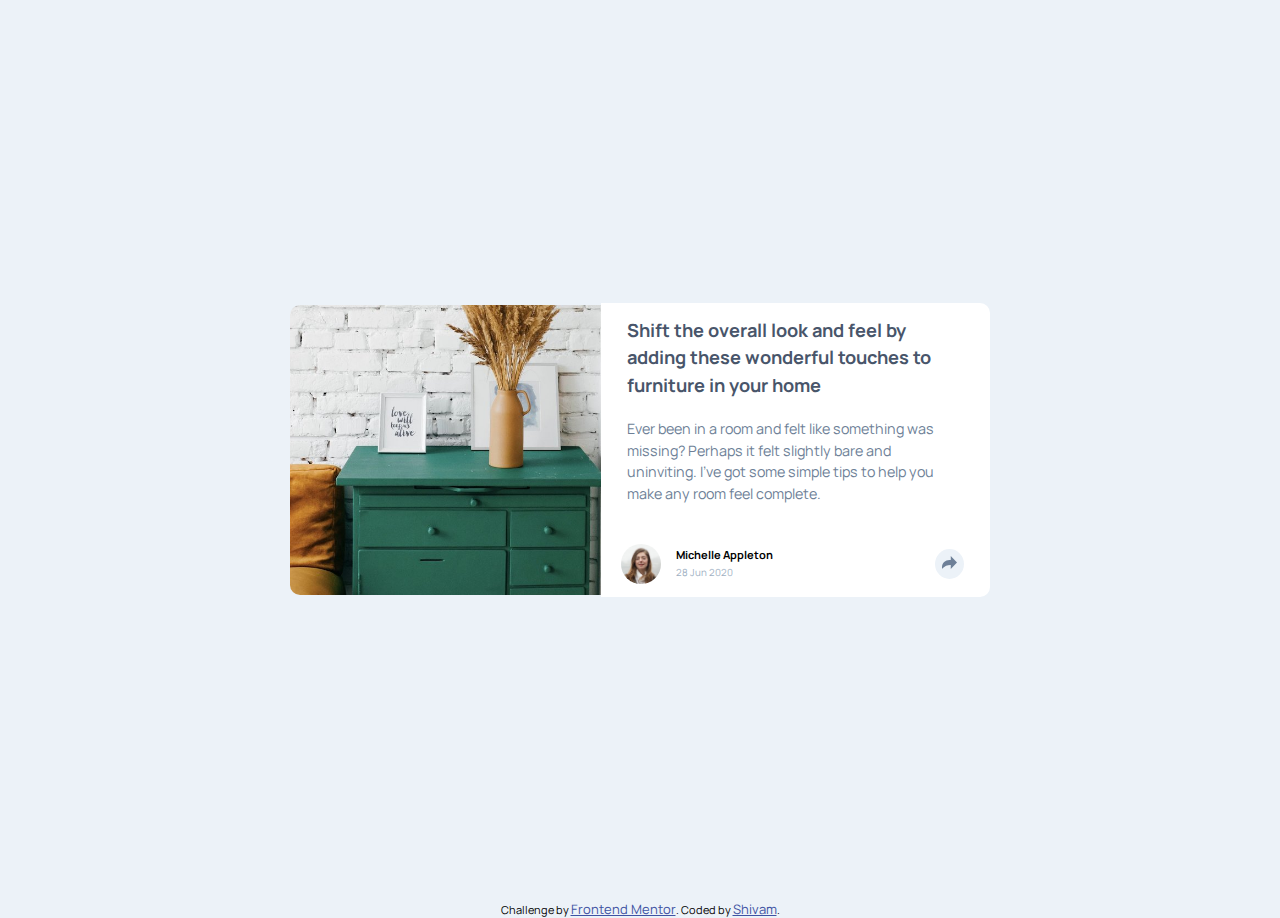
<file: article-preview-component-master/index.html>
<!DOCTYPE html>
<html lang="en">

<head>
  <meta charset="UTF-8">
  <meta name="viewport" content="width=device-width, initial-scale=1.0">
  <!-- displays site properly based on user's device -->

  <link rel="icon" type="image/png" sizes="32x32" href="./images/favicon-32x32.png">

  <title>Frontend Mentor | Article preview component</title>

  <!-- custom-style -->
  <link rel="stylesheet" href="./src/style/style.css">
  <!-- Feel free to remove these styles or customise in your own stylesheet 👍 -->
  <style>
    .attribution {
      font-size: 11px;
      text-align: center;
    }

    .attribution a {
      color: hsl(228, 45%, 44%);
    }
  </style>
</head>

<body>
  <div class="card__body">
    <div class="card__component">
      <div class="card__component-image">
        <img src="./images/drawers.jpg" alt="">
      </div>
      <!-- =========== -->
      <section class="card__component-content">
        <div class="content">
          <h1>
            Shift the overall look and feel by adding these wonderful touches to furniture in your home
          </h1>
          <p>
            Ever been in a room and felt like something was missing? Perhaps it felt slightly bare and uninviting. I’ve
            got some simple tips to help you make any room feel complete.
          </p>
        </div>
        <div class="about">
          <div class="about__avtar">
            <img src="./images/avatar-michelle.jpg" alt="avtar" class="avtar-img">
            <span>
              <p>
                Michelle Appleton
              </p>
              <small>
                28 Jun 2020
              </small>
            </span>
          </div>
          <div class="about__share-icon">
            <!-- <img src="./images/icon-share.svg" alt="" class="share-icon"> -->
            <svg xmlns="http://www.w3.org/2000/svg" width="15" height="13">
              <path fill="#6E8098"
                d="M15 6.495L8.766.014V3.88H7.441C3.33 3.88 0 7.039 0 10.936v2.049l.589-.612C2.59 10.294 5.422 9.11 8.39 9.11h.375v3.867L15 6.495z" />
              </svg>
          </div>
          <div class="about__social">
            <p>Share</p>
            <span>
              <img src="./images/icon-facebook.svg" alt="">
              <img src="./images/icon-twitter.svg" alt="">
              <img src="./images/icon-pinterest.svg" alt="">
            </span>
          </div>
        </div>
      </section>
    </div>
    <div class="attribution">
      Challenge by <a href="https://www.frontendmentor.io?ref=challenge" target="_blank">Frontend Mentor</a>.
      Coded by <a href="#">Shivam</a>.
    </div>
  </div>

  <script src="./src/js/script.js"></script>
</body>

</html>
</file>
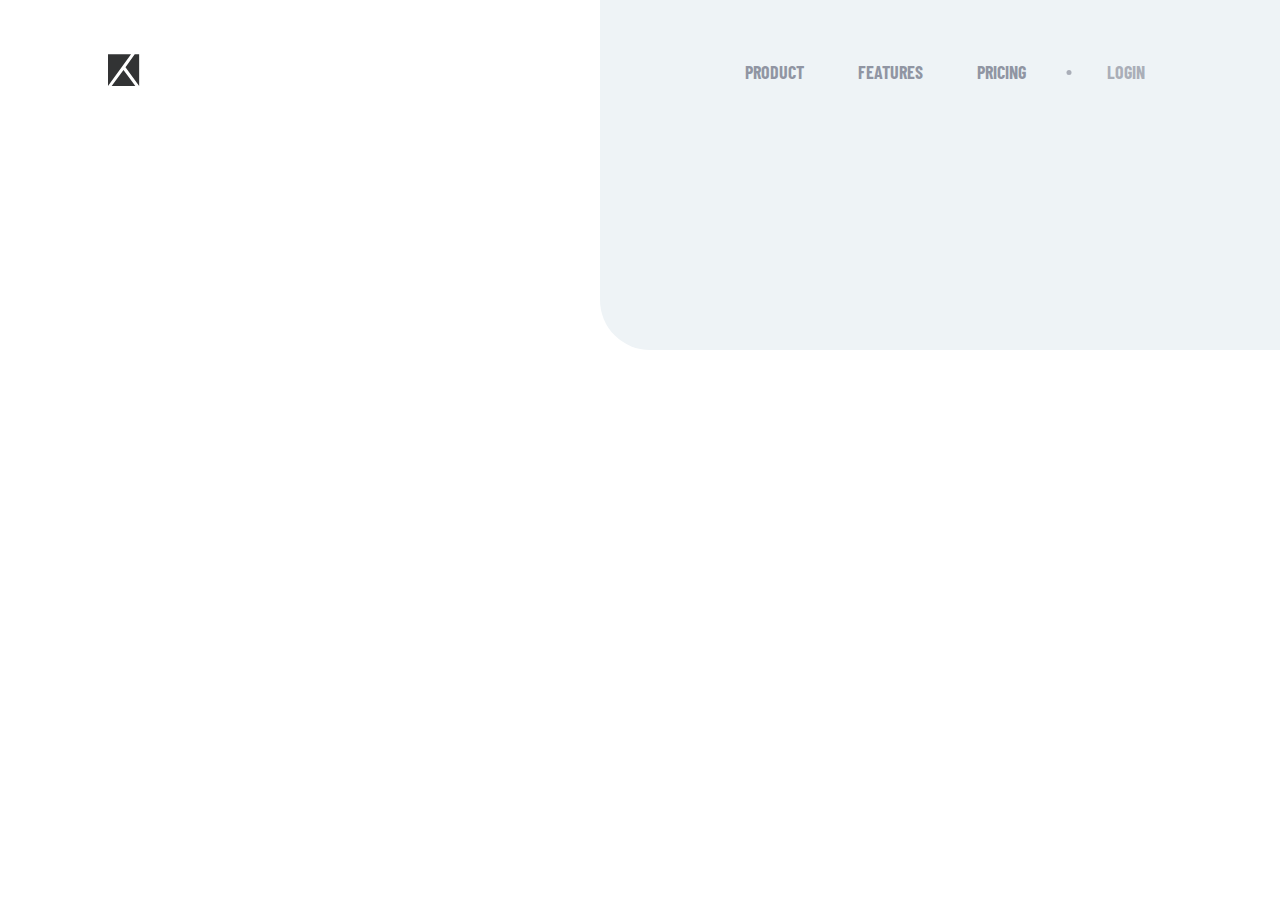
<file: project-tracking-intro-component-master/index.html>
<!DOCTYPE html>
<html lang="en">

<head>
  <meta charset="UTF-8">
  <meta name="viewport" content="width=device-width, initial-scale=1.0">
  <!-- displays site properly based on user's device -->

  <link rel="icon" type="image/png" sizes="32x32" href="./images/favicon-32x32.png">

  <title>Frontend Mentor | Project tracking intro component</title>
  <!-- Google fonts -->
  <link rel="preconnect" href="https://fonts.gstatic.com">
  <link href="https://fonts.googleapis.com/css2?family=Barlow&family=Barlow+Condensed:wght@400;700&display=swap"
  rel="stylesheet">
  <!-- custom styles -->
  <link rel="stylesheet" href="./style/style.css">

  <!-- Feel free to remove these styles or customise in your own stylesheet 👍 -->
  <style>
    .attribution {
      font-size: 11px;
      text-align: center;
      margin: 2rem 0 1rem;
    }

    .attribution a {
      color: hsl(228, 45%, 44%);
    }
  </style>
</head>

<body>
  <div class="project-container">
    <header>
      <div class="logo">
        <img src="./images/logo.svg" alt="logo">
      </div>
      <div class="nav-button">
        <span class="open">
          <img src="./images/icon-hamburger.svg" alt="ham-open">
        </span>
        <span class="close">
          <img src="./images/icon-close.svg" alt="ham-close">
        </span>
      </div>
      <nav>
        <ul>
          <li><a href="">Product</a></li>
          <li><a href="">Features</a></li>
          <li><a href="">Pricing</a></li>
          <li><a href="">Login</a></li>
        </ul>
      </nav>
    </header>
    <div class="information-section">
      <section class="demo">
        <p class="header-text">
          <span>New</span> Monograph Dashboard
        </p>
        <h1>
          Powerful insights into your team
        </h1>
        <p class="about">Project planning and time tracking for agile teams</p>
        <div class="cta-section">
          <button class="cta">Schedule a demo</button>
          <span>to see a live preview</span>
        </div>
      </section>
      <section class="illustration">
        <img src="./images/illustration-devices.svg" alt="illustration-devices">
      </section>
    </div>
    <footer>
      <p class="attribution">
        Challenge by <a href="https://www.frontendmentor.io?ref=challenge" target="_blank">Frontend Mentor</a>. 
        Coded by <a href="#">Shivam</a>.
      </p>
    </footer>
  </div>
  <script src="https://cdnjs.cloudflare.com/ajax/libs/gsap/3.6.0/gsap.min.js"></script>
  <script>
    const navBtn = document.querySelector('.nav-button');
    const headerNav = document.querySelector('header');

    navBtn.addEventListener('click', (e) => {
      headerNav.classList.toggle('active');
    });
    // ========Gsap=============
    gsap.from(".logo", {duration: .5, 
      opacity: 0, 
      ease: "power2.out"});
    gsap.from("nav", {duration: 1,
    opacity: 0,
    duration: 1, 
    delay: .5,
    ease: "power2.out"});
    gsap.from(".demo", {duration: .5, 
      opacity: 0,
      x: '-500px', 
      ease: "power2.out", 
      delay: 1});
    gsap.from(".illustration", {
      opacity:0,
      ease: "power2.out",
      delay: 2,
    });      
    gsap.from(".attribution", {
      opacity:0,
      ease: "power2.out",
      delay: 2.5,
    });      
  </script>
</body>
</html>
</file>
<file: article-preview-component-master/src/style/style.css>
@import url("https://fonts.googleapis.com/css2?family=Manrope:wght@500;700&display=swap");
@use 'sass:map';
* {
  margin: 0;
  padding: 0;
  -webkit-box-sizing: border-box;
          box-sizing: border-box;
  font-size: 13px;
  font-family: 'Manrope', sans-serif;
}

.card__body {
  background-color: #ecf2f8;
  width: 100%;
  min-height: 100vh;
}

.card__component {
  display: -webkit-box;
  display: -ms-flexbox;
  display: flex;
  -webkit-box-orient: vertical;
  -webkit-box-direction: normal;
      -ms-flex-direction: column;
          flex-direction: column;
  -webkit-box-pack: justify;
      -ms-flex-pack: justify;
          justify-content: space-between;
  -webkit-box-align: center;
      -ms-flex-align: center;
          align-items: center;
  -webkit-box-sizing: border-box;
          box-sizing: border-box;
  max-width: 310px;
  width: 100%;
  height: auto;
  margin: 0 auto;
  padding: 5rem 0;
}

@media (min-width: 768px) {
  .card__component {
    display: -webkit-box;
    display: -ms-flexbox;
    display: flex;
    -webkit-box-orient: horizontal;
    -webkit-box-direction: normal;
        -ms-flex-direction: row;
            flex-direction: row;
    -webkit-box-align: center;
        -ms-flex-align: center;
            align-items: center;
    max-width: 700px;
    min-height: 100vh;
  }
}

.card__component-image {
  width: 100%;
  height: 100%;
}

.card__component-image img {
  border-radius: 10px 10px 0 0;
  display: block;
  width: 100%;
  height: auto;
}

@media (min-width: 768px) {
  .card__component-image {
    -ms-flex-preferred-size: 40%;
        flex-basis: 40%;
    margin-right: 4rem;
  }
  .card__component-image img {
    border-radius: 10px 0 0 10px;
    min-width: 140%;
  }
}

.card__component-content {
  background-color: #fff;
  border-radius: 0 0 10px 10px;
}

.card__component-content .content {
  padding: 2.5rem 1.5rem 0;
}

.card__component-content .content h1 {
  color: #48556a;
  font-size: 1.3em;
  font-weight: 700;
}

.card__component-content .content p {
  color: #6d7f97;
  font-size: 1.1em;
}

.card__component-content .content h1,
.card__component-content .content p {
  margin-bottom: 1.5rem;
  line-height: 1.5;
}

@media (min-width: 768px) {
  .card__component-content {
    -ms-flex-preferred-size: 60%;
        flex-basis: 60%;
    border-radius: 0 10px 10px 0;
  }
  .card__component-content .content {
    padding: 1.05rem 2rem;
  }
  .card__component-content .content h1 {
    font-size: 1.4em;
  }
}

.about {
  display: -webkit-box;
  display: -ms-flexbox;
  display: flex;
  -webkit-box-orient: horizontal;
  -webkit-box-direction: normal;
      -ms-flex-direction: row;
          flex-direction: row;
  -webkit-box-pack: justify;
      -ms-flex-pack: justify;
          justify-content: space-between;
  -webkit-box-align: center;
      -ms-flex-align: center;
          align-items: center;
  -ms-flex-wrap: wrap;
      flex-wrap: wrap;
  position: relative;
  padding: .5rem 0 1rem;
}

.about__avtar {
  display: -webkit-box;
  display: -ms-flexbox;
  display: flex;
  -webkit-box-orient: horizontal;
  -webkit-box-direction: normal;
      -ms-flex-direction: row;
          flex-direction: row;
  -webkit-box-pack: none;
      -ms-flex-pack: none;
          justify-content: none;
  -webkit-box-align: center;
      -ms-flex-align: center;
          align-items: center;
  padding: 0 1.5rem;
}

.about__avtar .avtar-img {
  border-radius: 50%;
  margin-right: 15px;
  width: 40px;
}

.about__avtar span p {
  font-size: 0.85em;
  font-weight: 700;
  margin: 0;
}

.about__avtar span small {
  color: #9eafc2;
  font-size: 0.75em;
}

.about__share-icon {
  background-color: #ecf2f8;
  border-radius: 50%;
  cursor: pointer;
  margin-right: 2rem;
  padding: 6px 7px;
  z-index: 9;
}

.about__social {
  display: -webkit-box;
  display: -ms-flexbox;
  display: flex;
  -webkit-box-orient: horizontal;
  -webkit-box-direction: normal;
      -ms-flex-direction: row;
          flex-direction: row;
  -webkit-box-align: center;
      -ms-flex-align: center;
          align-items: center;
  background-color: #48556a;
  border-radius: 0 0 10px 10px;
  display: none;
  width: 100%;
  padding: 1.37rem;
  position: absolute;
  top: 0%;
}

.about__social p {
  color: #ecf2f8;
  font-size: .8em;
  margin-right: 15px;
  letter-spacing: 5px;
  text-transform: uppercase;
}

.about__social span img {
  cursor: pointer;
  margin: 0 7px;
}

@media (min-width: 768px) {
  .about__social {
    border-radius: 0 0 10px 0;
  }
}

@media (min-width: 1024px) {
  .about__social {
    border-radius: 10px;
    padding: 1.5rem 2rem;
    width: 60%;
    top: -70px;
    right: -70px;
  }
  .about__social::after {
    border-width: 10px;
    border-style: solid;
    border-color: #48556a transparent transparent transparent;
    content: '';
    left: 50%;
    margin-left: -5px;
    position: absolute;
    top: 100%;
  }
}

.about.active .about__share-icon {
  background-color: #6d7f97;
}

.about.active .about__share-icon svg path {
  fill: #ecf2f8;
}

.about.active .about__social {
  display: -webkit-box;
  display: -ms-flexbox;
  display: flex;
}
/*# sourceMappingURL=style.css.map */
</file>
<file: project-tracking-intro-component-master/style/style.css>
* {
  font-family: "Barlow Condensed", sans-serif;
  font-size: 18px;
  margin: 0;
  padding: 0;
  list-style: none;
  text-decoration: none;
  text-transform: uppercase;
}

*,
*::after,
*::before {
  -webkit-box-sizing: border-box;
          box-sizing: border-box;
}

.project-container::before {
  content: '';
  border-radius: 0 0 0 25px;
  background-color: #eef3f6;
  width: 200px;
  height: 420px;
  position: absolute;
  top: 0;
  right: 0;
  z-index: -1;
}

header {
  margin: 2.5rem 2rem;
  display: -webkit-box;
  display: -ms-flexbox;
  display: flex;
  -webkit-box-orient: horizontal;
  -webkit-box-direction: normal;
      -ms-flex-direction: row;
          flex-direction: row;
  -webkit-box-pack: justify;
      -ms-flex-pack: justify;
          justify-content: space-between;
  -webkit-box-align: center;
      -ms-flex-align: center;
          align-items: center;
  position: relative;
}

header .nav-button {
  cursor: pointer;
}

header .nav-button .close {
  display: none;
}

header nav {
  background-color: #fff;
  -webkit-box-shadow: 0px 4px 6px 2px rgba(0, 0, 0, 0.3);
          box-shadow: 0px 4px 6px 2px rgba(0, 0, 0, 0.3);
  display: none;
  margin-top: 1rem;
  width: 100%;
  text-align: center;
}

header nav ul li {
  margin: 1rem 0;
}

header nav ul li a {
  color: #242942;
  font-weight: 700;
}

header nav ul li:hover {
  text-decoration: underline;
}

header nav ul li:nth-child(4) {
  margin-top: 2rem;
  position: relative;
}

header nav ul li:nth-child(4) a {
  color: #5b5f71;
}

header nav ul li:nth-child(4)::before {
  content: '';
  width: 90%;
  height: 1px;
  background-color: #5b5f71;
  position: absolute;
  top: -1rem;
  left: 15px;
}

header.active .nav-button .open {
  display: none;
}

header.active .nav-button .close {
  display: block;
}

header.active nav {
  display: block;
  position: absolute;
  top: 50px;
  z-index: 1;
}

.information-section {
  display: -webkit-box;
  display: -ms-flexbox;
  display: flex;
  -webkit-box-orient: vertical;
  -webkit-box-direction: reverse;
      -ms-flex-direction: column-reverse;
          flex-direction: column-reverse;
  -webkit-box-pack: justify;
      -ms-flex-pack: justify;
          justify-content: space-between;
  overflow-x: hidden;
}

.illustration {
  position: relative;
  -webkit-transform: translateX(4%);
          transform: translateX(4%);
}

.illustration img {
  max-width: 130%;
}

.demo {
  margin: 4rem 2rem 0;
  font-family: "Barlow", sans-serif;
  color: #a0a1ac;
}

.demo .header-text {
  font-size: .8em;
  letter-spacing: 3.5px;
  margin-bottom: 1rem;
}

.demo .header-text span {
  background-color: #242942;
  border-radius: 25px;
  color: #eef3f6;
  font-size: .8em;
  font-weight: 700;
  letter-spacing: 1px;
  padding: 3px 8px;
  margin-right: .3rem;
}

.demo h1 {
  color: #242942;
  font-size: 2.1em;
  margin-bottom: 1rem;
  line-height: 2rem;
}

.demo .about {
  width: 250px;
  margin-bottom: 1.5rem;
  font-size: 0.9em;
  font-family: "Barlow", sans-serif;
  text-transform: none;
}

.cta-section .cta {
  background-color: #ff5c5c;
  border: none;
  border-radius: 5px;
  color: #eef3f6;
  cursor: pointer;
  font-size: .7em;
  font-weight: 700;
  padding: .4rem 1.2rem;
  outline: none;
}

.cta-section .cta:hover {
  background-color: rgba(255, 92, 92, 0.8);
}

.cta-section span {
  margin-left: .5rem;
  font-size: .8em;
  letter-spacing: .5px;
}

@media screen and (min-width: 520px) {
  .project-container::before {
    width: 300px;
    height: 500px;
  }
}

@media screen and (min-width: 768px) {
  .project-container::before {
    width: 350px;
    height: 650px;
  }
}

@media screen and (min-width: 850px) {
  .project-container::before {
    border-radius: 0 0 0 50px;
    width: 580px;
    height: 350px;
  }
  header {
    margin: 2.5rem 4rem;
    display: -webkit-box;
    display: -ms-flexbox;
    display: flex;
    -webkit-box-orient: horizontal;
    -webkit-box-direction: normal;
        -ms-flex-direction: row;
            flex-direction: row;
    -webkit-box-pack: justify;
        -ms-flex-pack: justify;
            justify-content: space-between;
    -webkit-box-align: center;
        -ms-flex-align: center;
            align-items: center;
  }
  header .nav-button {
    display: none;
  }
  header nav {
    background-color: unset;
    -webkit-box-shadow: none;
            box-shadow: none;
    display: block;
    margin-top: 0;
    width: auto;
  }
  header nav ul {
    display: -webkit-box;
    display: -ms-flexbox;
    display: flex;
    -webkit-box-orient: horizontal;
    -webkit-box-direction: normal;
        -ms-flex-direction: row;
            flex-direction: row;
    -webkit-box-pack: justify;
        -ms-flex-pack: justify;
            justify-content: space-between;
    -webkit-box-align: center;
        -ms-flex-align: center;
            align-items: center;
  }
  header nav ul li {
    margin: 0 .75rem;
  }
  header nav ul li:nth-child(4) {
    margin-top: 0;
    margin-left: 1.5rem;
  }
  header nav ul li:nth-child(4)::before {
    width: 5px;
    height: 5px;
    border-radius: 25px;
    top: 8px;
    left: -1.1rem;
    -webkit-transform: translate(-50%, 20%);
            transform: translate(-50%, 20%);
  }
  .information-section {
    display: -webkit-box;
    display: -ms-flexbox;
    display: flex;
    -webkit-box-orient: horizontal;
    -webkit-box-direction: normal;
        -ms-flex-direction: row;
            flex-direction: row;
    -webkit-box-pack: justify;
        -ms-flex-pack: justify;
            justify-content: space-between;
    margin-top: 4rem;
    margin-left: 2rem;
  }
  .illustration {
    -webkit-transform: translateX(10%);
            transform: translateX(10%);
  }
  .illustration img {
    max-width: 120%;
  }
  .demo {
    margin: 4rem 2rem 0;
  }
  .demo h1 {
    font-size: 2.8em;
    line-height: 2.8rem;
  }
  .demo .about {
    font-size: 1em;
    width: 300px;
  }
  .cta-section .cta {
    padding: .6rem 1.8rem;
  }
}

@media screen and (min-width: 1200px) {
  .project-container::before {
    width: 680px;
    height: 350px;
  }
  header {
    margin: 3rem 6rem;
  }
  header nav ul li {
    margin: 0 1.5rem;
  }
  header nav ul li:nth-child(4) {
    margin-top: 0;
    margin-left: 3rem;
  }
  header nav ul li:nth-child(4)::before {
    left: -100%;
    -webkit-transform: translate(-50%, 20%);
            transform: translate(-50%, 20%);
  }
  .demo {
    margin-left: 4rem;
  }
  .demo h1 {
    font-size: 3.5em;
    width: 500px;
  }
}
/*# sourceMappingURL=style.css.map */
</file>
